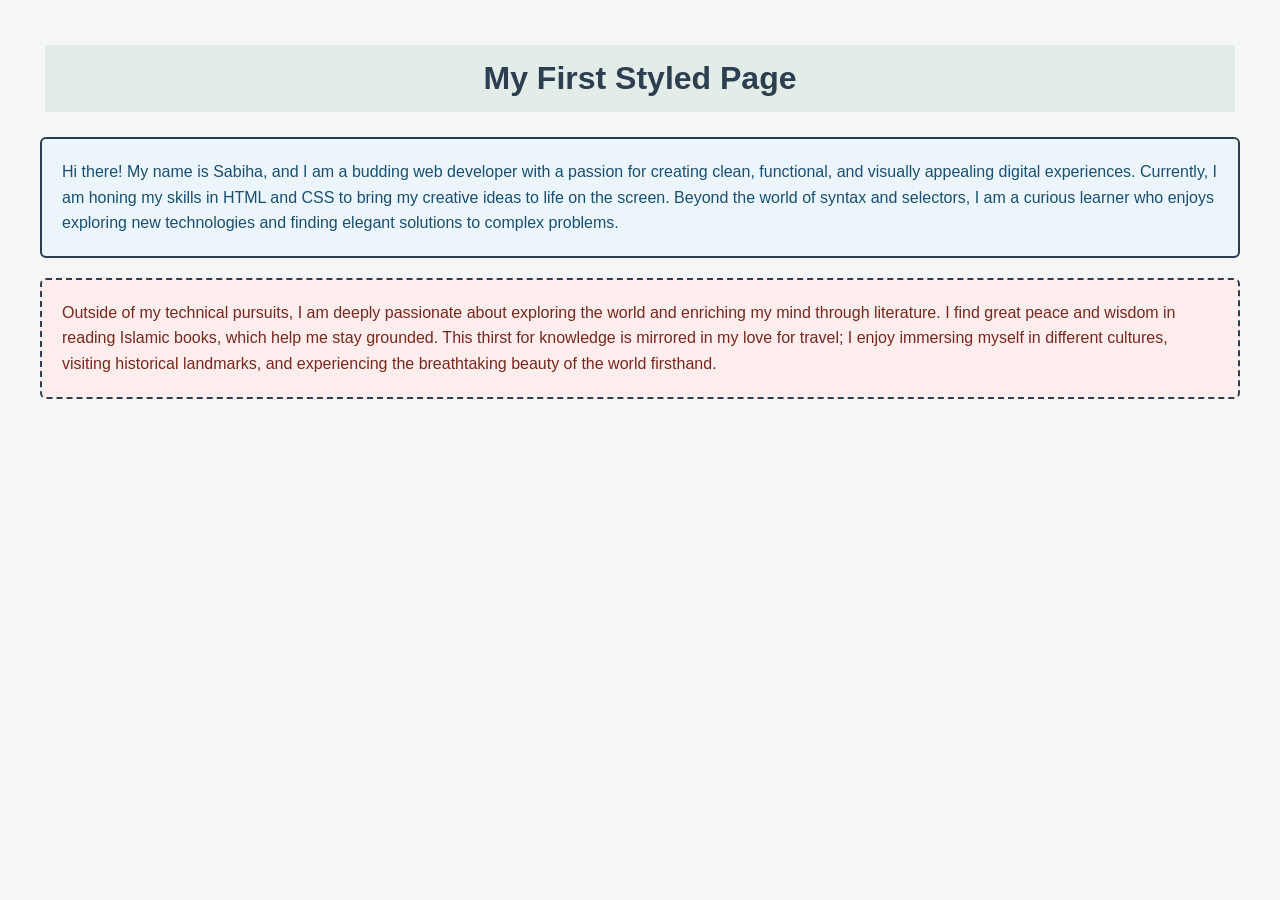
<file: class 1/index.html>
<!DOCTYPE html>
<html lang="en">
<head>
    <meta charset="UTF-8">
    <meta name="viewport" content="width=device-width, initial-scale=1.0">
    <title>My First Styled Page</title>
    
    <style>
        /* [Question 2]: Set the background color and text color of the page */
        body {
            background-color: #f4f7f6; /* Light greyish-green background */
            color: #333333;            /* Dark grey text for readability */
            font-family: Arial, sans-serif;
            margin: 0;
            padding: 20px;
        }

        /* [Question 2, 3, 4, 5]: Heading Styling */
        h1 {
            color: #2c3e50;           /* Changed heading text color */
            text-align: center;       /* Center align the heading */
            padding: 15px;            /* Added padding to heading */
            margin: 25px;             /* Added margin around heading */
            background-color: #e2ece9; /* Light background to highlight padding */
        }

        /* [Question 3, 4, 5]: Paragraphs Common Styling */
        p {
            padding: 20px;            /* Added padding to both paragraphs */
            margin: 20px;             /* Added margin around paragraphs */
            border: 2px solid #2c3e50; /* Add a border to all paragraphs */
            border-radius: 6px;       /* Smooth corners for the border */
            font-size: 16px;
            line-height: 1.6;
        }

        /* [Question 2, 5 & Bonus]: Styling Paragraph 1 individually */
        .intro-p {
            color: #1b4f72;           /* Different text color for Para 1 */
            background-color: #ebf5fb; /* Changed background color for Para 1 */
        }

        /* [Bonus Question]: Using a class to style Paragraph 2 differently */
        .hobby-p {
            color: #78281f;           /* Different text color for Para 2 */
            background-color: #fdedec; /* Different background color for Para 2 */
            border-style: dashed;     /* Different border style to make it unique */
        }
    </style>
</head>
<body>

    <h1>My First Styled Page</h1>

    <p class="intro-p">
        Hi there! My name is Sabiha, and I am a budding web developer with a passion for 
        creating clean, functional, and visually appealing digital experiences. Currently, 
        I am honing my skills in HTML and CSS to bring my creative ideas to life on the screen. 
        Beyond the world of syntax and selectors, I am a curious learner who enjoys exploring 
        new technologies and finding elegant solutions to complex problems.
    </p>

    <p class="hobby-p">
        Outside of my technical pursuits, I am deeply passionate about exploring the world and 
        enriching my mind through literature. I find great peace and wisdom in reading Islamic books, 
        which help me stay grounded. This thirst for knowledge is mirrored in my love for travel; 
        I enjoy immersing myself in different cultures, visiting historical landmarks, and 
        experiencing the breathtaking beauty of the world firsthand.
    </p>

</body>
</html>
</file>
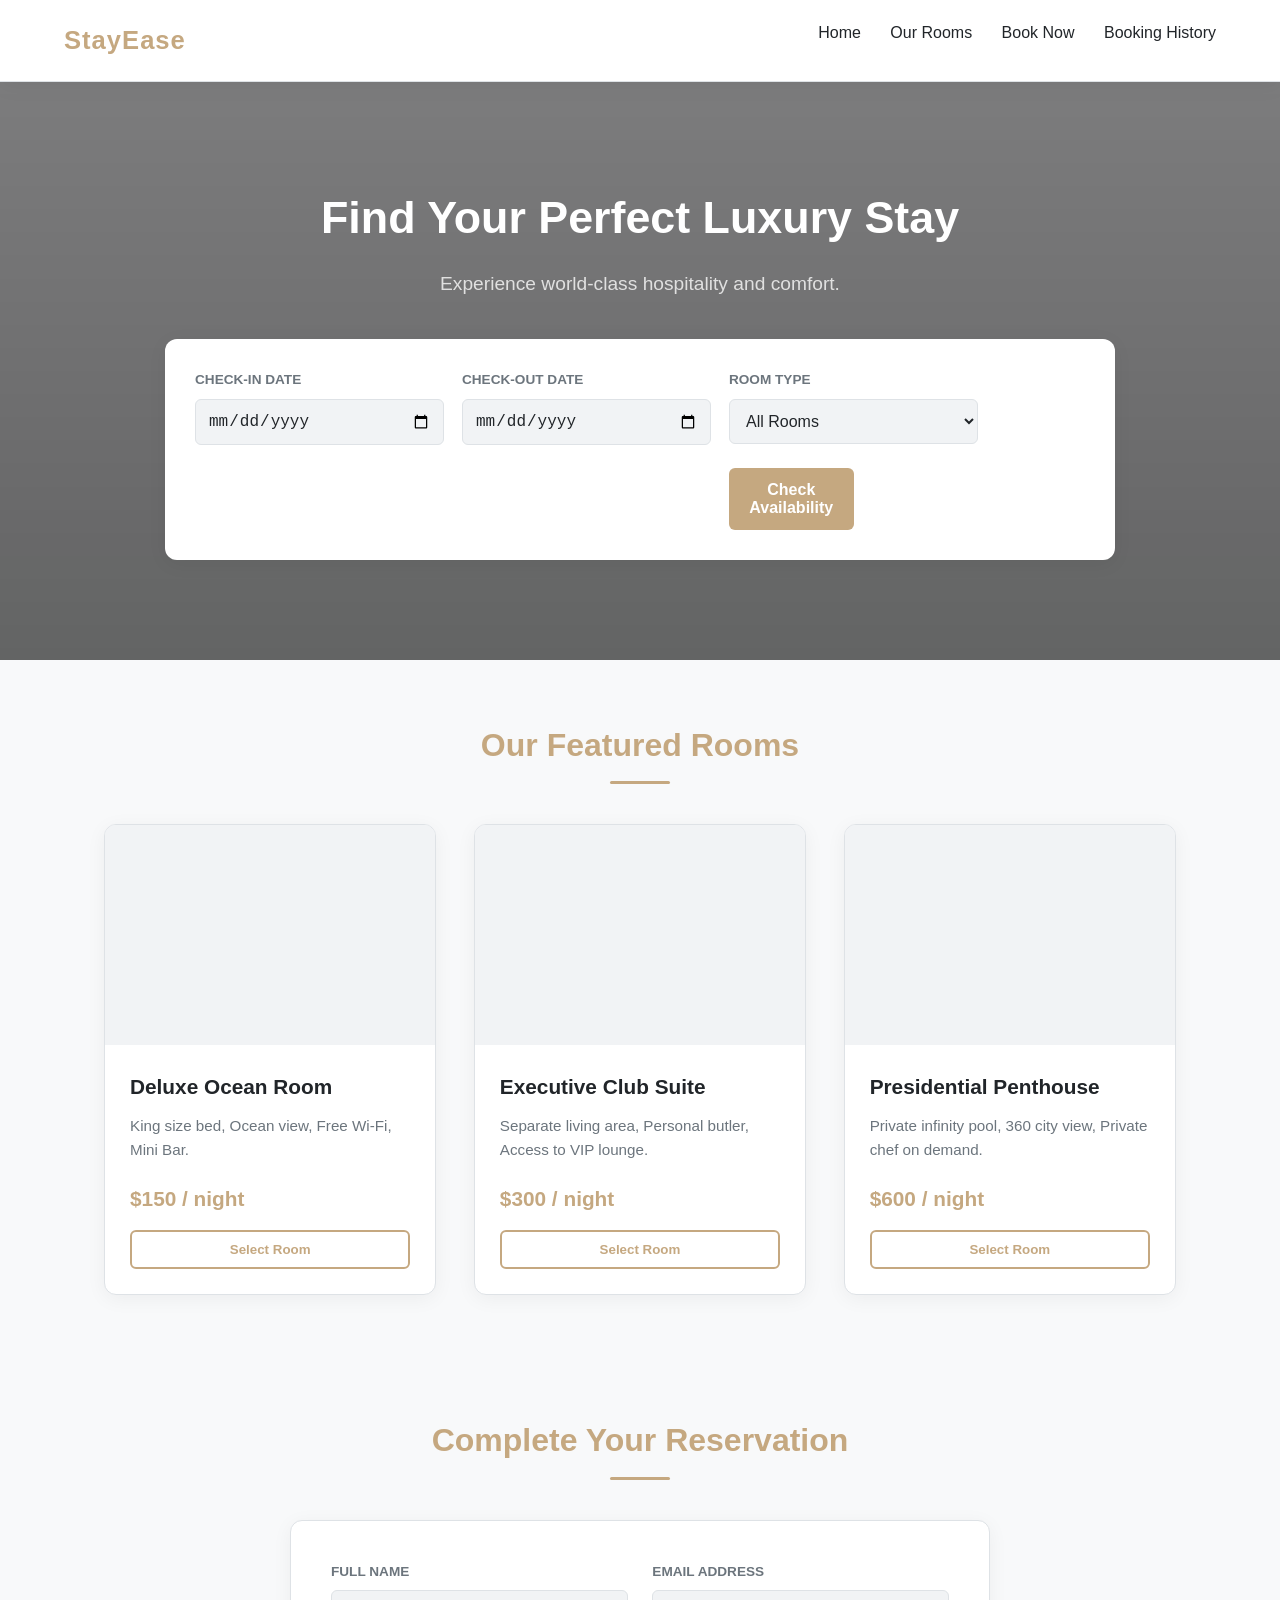
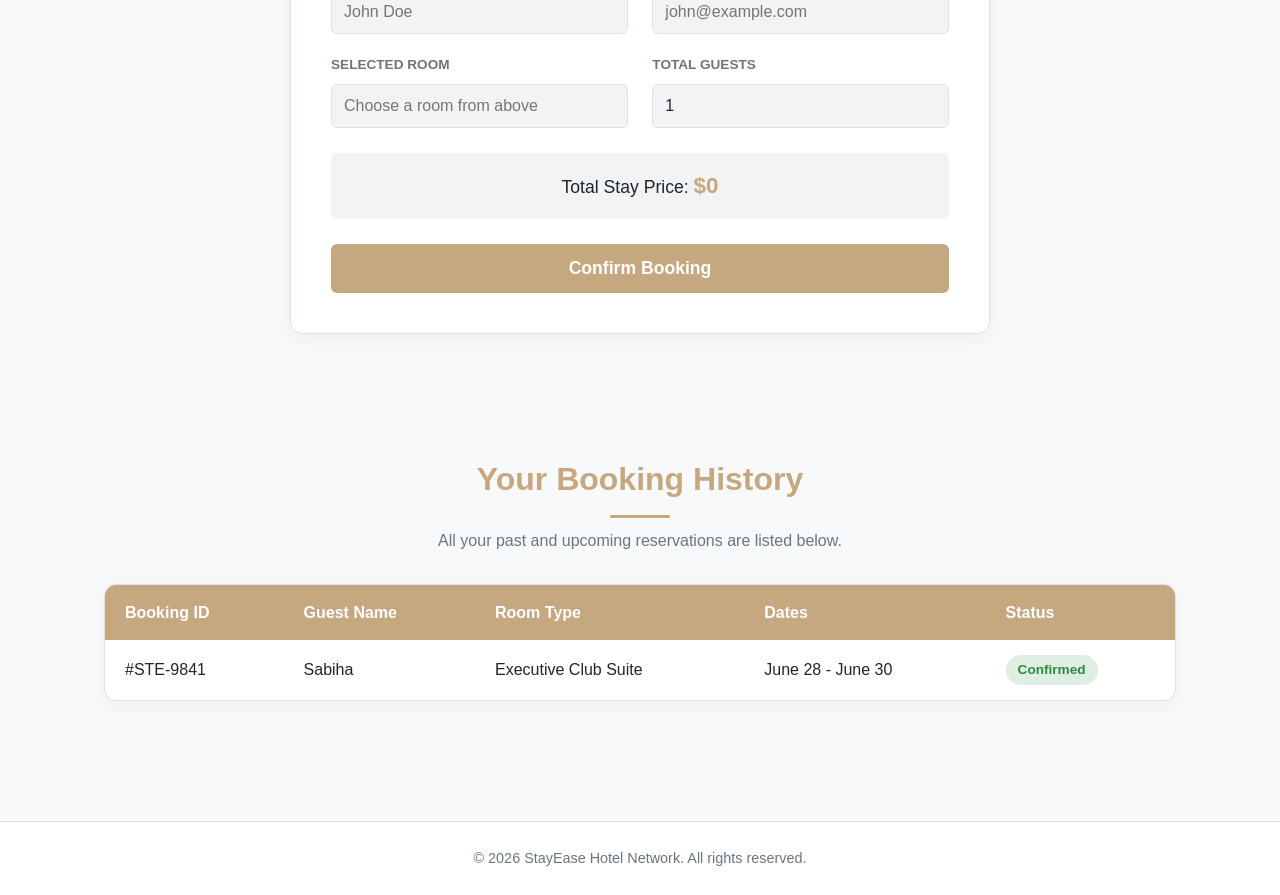
<file: finalproject/index.html>
<!DOCTYPE html>
<html lang="en">
<head>
    <meta charset="UTF-8">
    <meta name="viewport" content="width=device-width, initial-scale=1.0">
    <title>StayEase | Luxury Hotel Booking System</title>
    <link rel="stylesheet" href="style.css">
</head>
<body>

    <header>
        <div class="logo">StayEase</div>
        <nav>
            <ul>
                <li><a href="#home">Home</a></li>
                <li><a href="#rooms">Our Rooms</a></li>
                <li><a href="#booking">Book Now</a></li>
                <li><a href="#history">Booking History</a></li>
            </ul>
        </nav>
    </header>

    <section id="home" class="hero">
        <div class="hero-content">
            <h1>Find Your Perfect Luxury Stay</h1>
            <p>Experience world-class hospitality and comfort.</p>
        </div>
        
        <div class="checker-container">
            <form id="check-availability-form">
                <div class="form-group">
                    <label for="checkin">Check-In Date</label>
                    <input type="date" id="checkin" required>
                </div>
                <div class="form-group">
                    <label for="checkout">Check-Out Date</label>
                    <input type="date" id="checkout" required>
                </div>
                <div class="form-group">
                    <label for="room-type-filter">Room Type</label>
                    <select id="room-type-filter">
                        <option value="all">All Rooms</option>
                        <option value="deluxe">Deluxe Room</option>
                        <option value="suite">Executive Suite</option>
                        <option value="penthouse">Presidential Penthouse</option>
                    </select>
                </div>
                <button type="submit" class="btn-check">Check Availability</button>
            </form>
        </div>
    </section>

    <section id="rooms" class="rooms-section">
        <h2>Our Featured Rooms</h2>
        <div class="rooms-grid">
            
            <div class="room-card" data-type="deluxe">
                <div class="room-image" style="background-image: url('https://images.unsplash.com/photo-1611892440504-42a792e24d32?q=80&w=600');"></div>
                <div class="room-details">
                    <h3>Deluxe Ocean Room</h3>
                    <p>King size bed, Ocean view, Free Wi-Fi, Mini Bar.</p>
                    <span class="price">$150 / night</span>
                    <button class="btn-select" onclick="selectRoom('Deluxe Ocean Room', 150)">Select Room</button>
                </div>
            </div>

            <div class="room-card" data-type="suite">
                <div class="room-image" style="background-image: url('https://images.unsplash.com/photo-1590490360182-c33d57733427?q=80&w=600');"></div>
                <div class="room-details">
                    <h3>Executive Club Suite</h3>
                    <p>Separate living area, Personal butler, Access to VIP lounge.</p>
                    <span class="price">$300 / night</span>
                    <button class="btn-select" onclick="selectRoom('Executive Club Suite', 300)">Select Room</button>
                </div>
            </div>

            <div class="room-card" data-type="penthouse">
                <div class="room-image" style="background-image: url('https://images.unsplash.com/photo-1631049307264-da0ec9d70304?q=80&w=600');"></div>
                <div class="room-details">
                    <h3>Presidential Penthouse</h3>
                    <p>Private infinity pool, 360 city view, Private chef on demand.</p>
                    <span class="price">$600 / night</span>
                    <button class="btn-select" onclick="selectRoom('Presidential Penthouse', 600)">Select Room</button>
                </div>
            </div>

        </div>
    </section>

    <section id="booking" class="booking-section">
        <h2>Complete Your Reservation</h2>
        <div class="booking-container">
            <form id="reservation-form">
                <div class="form-row">
                    <div class="form-group">
                        <label for="fullname">Full Name</label>
                        <input type="text" id="fullname" placeholder="John Doe" required>
                    </div>
                    <div class="form-group">
                        <label for="email">Email Address</label>
                        <input type="email" id="email" placeholder="john@example.com" required>
                    </div>
                </div>

                <div class="form-row">
                    <div class="form-group">
                        <label for="selected-room">Selected Room</label>
                        <input type="text" id="selected-room" readonly placeholder="Choose a room from above">
                    </div>
                    <div class="form-group">
                        <label for="guest-count">Total Guests</label>
                        <input type="number" id="guest-count" min="1" max="4" value="1" required>
                    </div>
                </div>

                <div class="booking-summary">
                    <p>Total Stay Price: <strong id="total-price">$0</strong></p>
                </div>

                <button type="submit" class="btn-book">Confirm Booking</button>
            </form>
        </div>
    </section>

    <section id="history" class="history-section">
        <h2>Your Booking History</h2>
        <p class="history-subtitle">All your past and upcoming reservations are listed below.</p>
        
        <div class="table-container">
            <table id="history-table">
                <thead>
                    <tr>
                        <th>Booking ID</th>
                        <th>Guest Name</th>
                        <th>Room Type</th>
                        <th>Dates</th>
                        <th>Status</th>
                    </tr>
                </thead>
                <tbody id="history-body">
                    <tr>
                        <td>#STE-9841</td>
                        <td>Sabiha</td>
                        <td>Executive Club Suite</td>
                        <td>June 28 - June 30</td>
                        <td><span class="status status-confirmed">Confirmed</span></td>
                    </tr>
                </tbody>
            </table>
        </div>
    </section>

    <footer>
        <p>&copy; 2026 StayEase Hotel Network. All rights reserved.</p>
    </footer>

    <script src="script.js"></script>
</body>
</html>
</file>
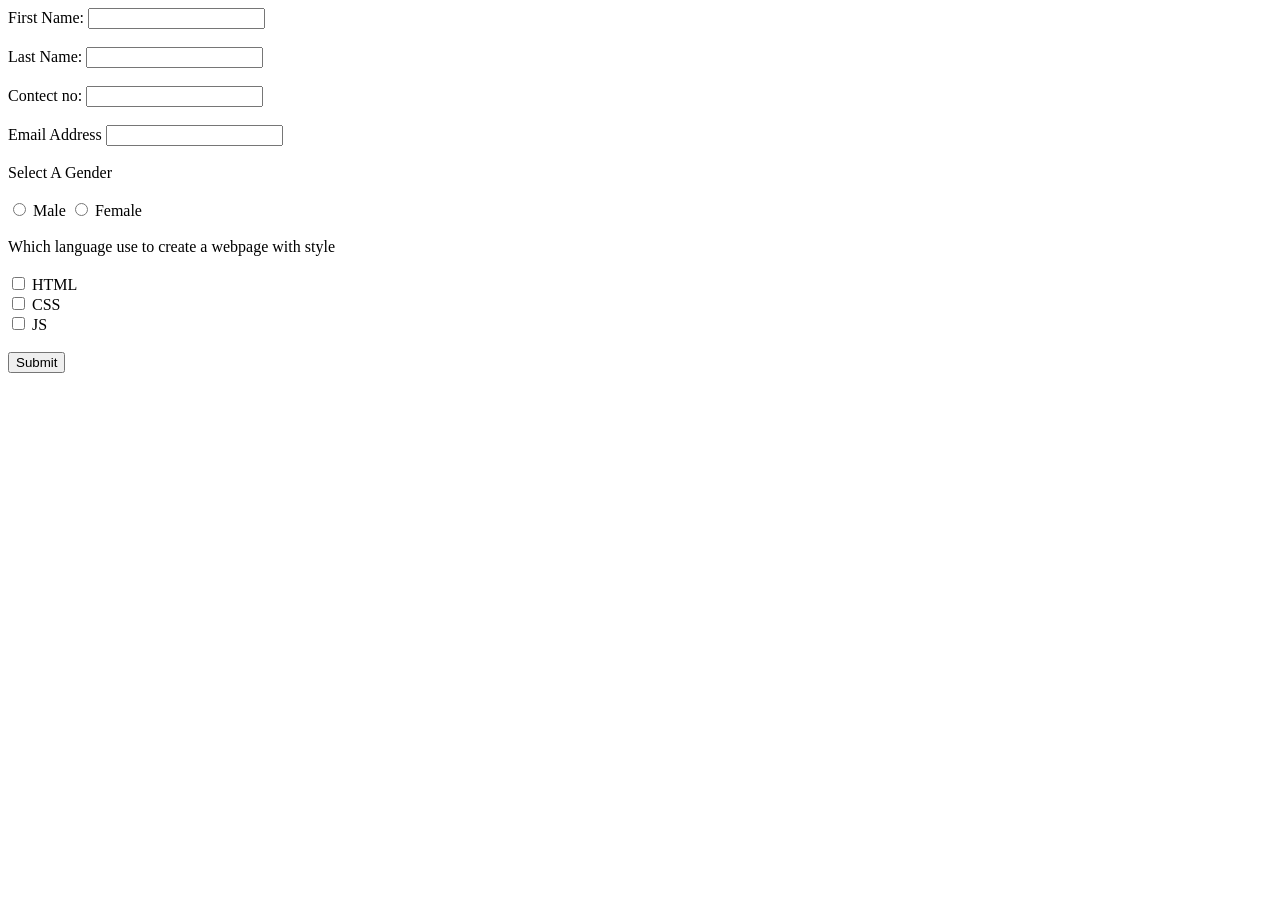
<file: form.html>
<!DOCTYPE html>
<html lang="en">
<head>
    <meta charset="UTF-8">
    <meta name="viewport" content="width=device-width, initial-scale=1.0">
    <title>Document</title>
</head>
<body>
    <form>
        <label for="">First Name:</label>
        <input type="text" name="" id=""><br><br>
        <label for="">Last Name:</label>
        <input type="text" name="" id=""><br><br>
        <label for="">Contect no:</label>
        <input type="tel" name="" id=""><br><br>
        <label>Email Address</label>
        <input type="email" name="" id=""><br><br>
        <label for="">Select A Gender</label><br><br>
        <input type="radio" name="gender" id="M2" value="male">
        <label for="M2">Male</label>
        <input type="radio" name="gender" id="Female" value="Female">
        <label for="female">Female</label><br><br>
        
        <label for="">Which language use to create a webpage with style</label><br><br>
        <input type="checkbox" name="web" id="html" value="html">
        <label for="htlm">HTML</label><br>
        <input type="checkbox" name="web" id="CSS" value="CSS">
        <label for="css">CSS</label><br>
        <input type="checkbox" name="web" id="JS" value="JS">
        <label for="js">JS</label><br><br>

        <input type="submit">
    
    </form>
</body>
</html>
</file>
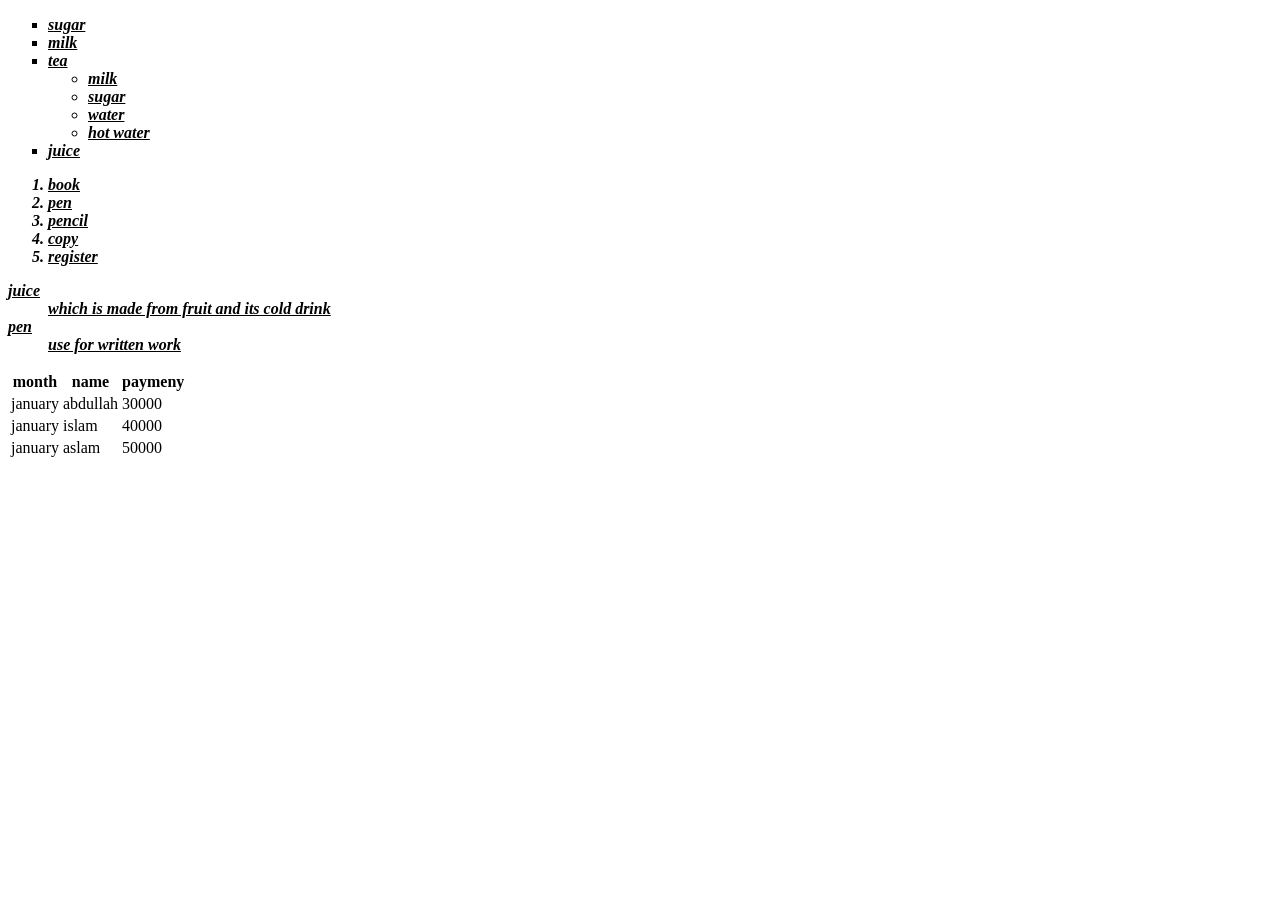
<file: listntables.html>
<!DOCTYPE html>
<html lang="en">
<head>
    <meta charset="UTF-8">
    <meta name="viewport" content="width=device-width, initial-scale=1.0">
    <title>lists n tables</title>
</head>
<body>
 <b><i><u> <ul style="list-style-type: square;">
<li>sugar</li>
<li>milk</li>
<li>tea</li>
<ul>
<li>milk</li>
<li>sugar</li>
<li>water</li>
</ul>
<ul>
<li>hot water</li>
</ul>
<li>juice</li>
 </ul>
 <ol>
    <li>book</li>
    <li>pen</li>
    <li>pencil</li>
    <li>copy</li>
    <li>register</li>
 </ol>  
  <dl>
    <dt>juice</dt>
    <dd>which is made from fruit and its cold drink</dd>
    <dt>pen</dt>
    <dd>use for written work</dd>
  </dl>  </b></i></u>

  <table>
    <tr>
      <th>month</th>
      <th>name</th>
      <th>paymeny</th>
    </tr>
    <tr>
      <td>january</td>
      <td>abdullah</td>
      <td>30000</td>
    </tr>
    <tr>
      <td>january</td>
      <td>islam</td>
      <td>40000</td>
    </tr>
    <tr>
      <td>january</td>
      <td>aslam</td>
      <td>50000</td>
    </tr>
  </table>
</body>
</html>
</file>
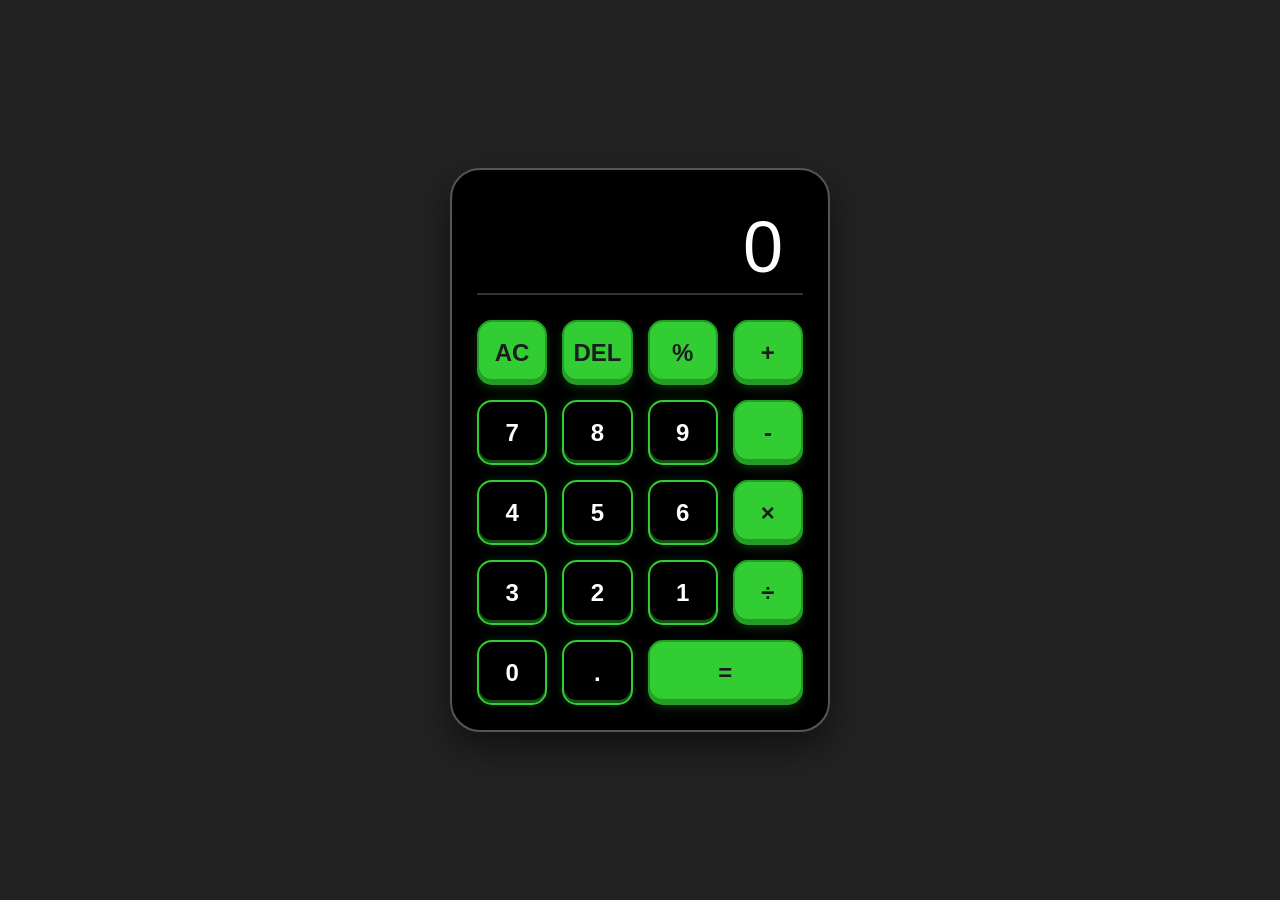
<file: class 1/calculator.html>
<!DOCTYPE html>
<html lang="en">
<head>
    <meta charset="UTF-8">
    <meta name="viewport" content="width=device-width, initial-scale=1.0">
    <title>Sleek Light Green & Black Calculator</title>
    <style>
        /* Base Styling & Background */
        * {
            margin: 0;
            padding: 0;
            box-sizing: border-box;
            font-family: 'Segoe UI', Tahoma, Geneva, Verdana, sans-serif;
        }

        body {
            display: flex;
            justify-content: center;
            align-items: center;
            min-height: 100vh;
            background-color: #222222; /* Dark Gray Background */
        }

        /* Calculator Body */
        .calculator {
            width: 380px;
            background-color: #000000;
            padding: 25px;
            border-radius: 30px;
            border: 2px solid #555555;
            box-shadow: 0px 15px 35px rgba(0, 0, 0, 0.5);
        }

        /* Screen Display */
        .screen {
            width: 100%;
            height: 100px;
            background-color: #000000;
            border-bottom: 2px solid #333333;
            display: flex;
            justify-content: flex-end;
            align-items: flex-end;
            padding: 10px 20px;
            margin-bottom: 25px;
        }

        .screen span {
            color: #ffffff;
            font-size: 4.5rem;
            font-weight: 300;
            line-height: 1;
        }

        /* Buttons Grid */
        .buttons-grid {
            display: grid;
            grid-template-columns: repeat(4, 1fr);
            gap: 15px;
        }

        /* Common Button Styles */
        button {
            height: 65px;
            border-radius: 15px;
            font-size: 1.5rem;
            font-weight: bold;
            cursor: pointer;
            outline: none;
            transition: all 0.1s ease;
        }

        /* Light Green Buttons (Top Row & Operators) */
        .btn-green {
            background-color: #32cd32; /* Lime/Light Green */
            color: #1c1c1e;
            border: 2px solid #249d24;
            box-shadow: inset 0px -4px 0px #249d24, 0px 4px 10px rgba(50, 205, 50, 0.2);
        }

        /* Black Buttons with Green Border (Numbers) */
        .btn-black {
            background-color: #000000;
            color: #ffffff;
            border: 2px solid #32cd32;
            box-shadow: inset 0px -3px 0px rgba(50, 205, 50, 0.4), 0px 0px 8px rgba(50, 205, 50, 0.2);
        }

        /* Double Column Button (= Sign) */
        .btn-wide {
            grid-column: span 2;
        }

        /* Button Press Effect (3D effect) */
        button:active {
            transform: translateY(3px);
            box-shadow: inset 0px 0px 0px transparent, 0px 1px 2px rgba(0,0,0,0.2);
        }
    </style>
</head>
<body>

    <div class="calculator">
        <div class="screen">
            <span>0</span>
        </div>

        <div class="buttons-grid">
            <button class="btn-green">AC</button>
            <button class="btn-green">DEL</button>
            <button class="btn-green">%</button>
            <button class="btn-green">+</button>

            <button class="btn-black">7</button>
            <button class="btn-black">8</button>
            <button class="btn-black">9</button>
            <button class="btn-green">-</button>

            <button class="btn-black">4</button>
            <button class="btn-black">5</button>
            <button class="btn-black">6</button>
            <button class="btn-green">&times;</button>

            <button class="btn-black">3</button>
            <button class="btn-black">2</button>
            <button class="btn-black">1</button>
            <button class="btn-green">&divide;</button>

            <button class="btn-black">0</button>
            <button class="btn-black">.</button>
            <button class="btn-green btn-wide">=</button>
        </div>
    </div>

</body>
</html>
</file>
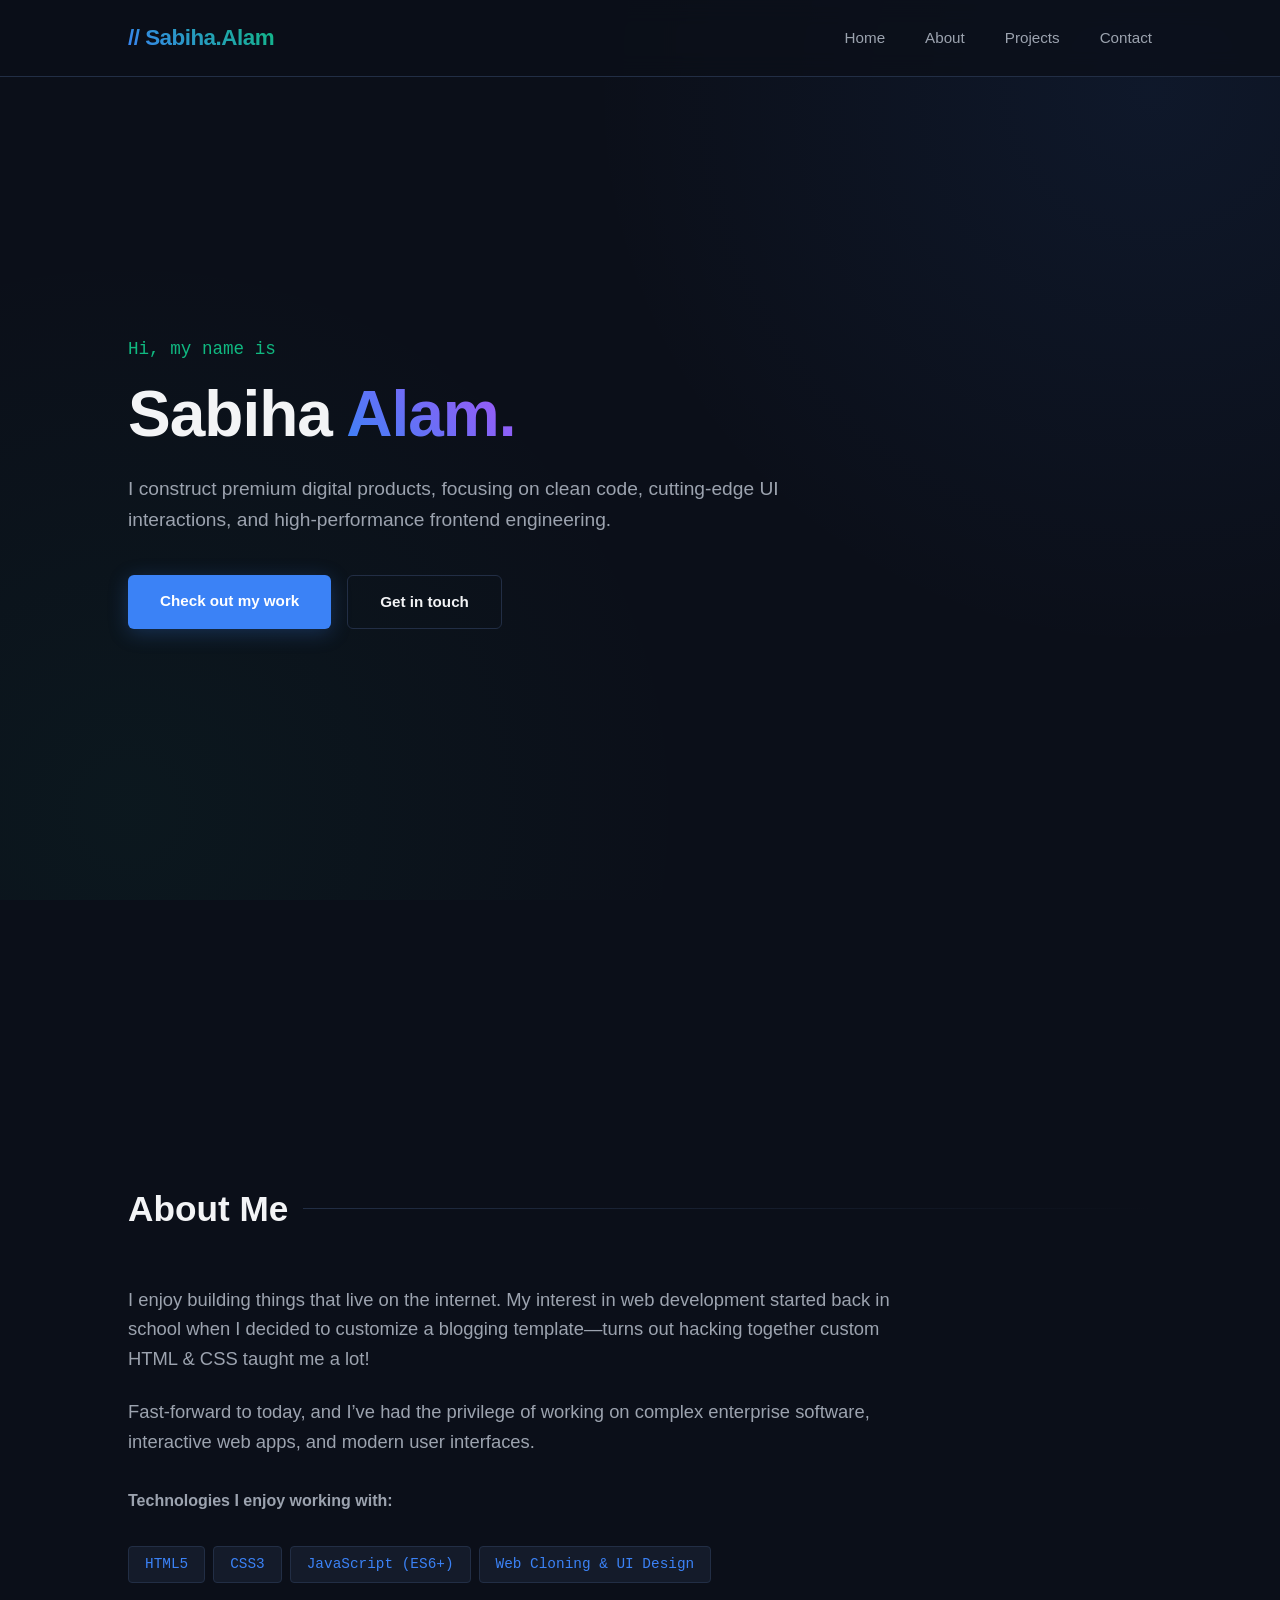
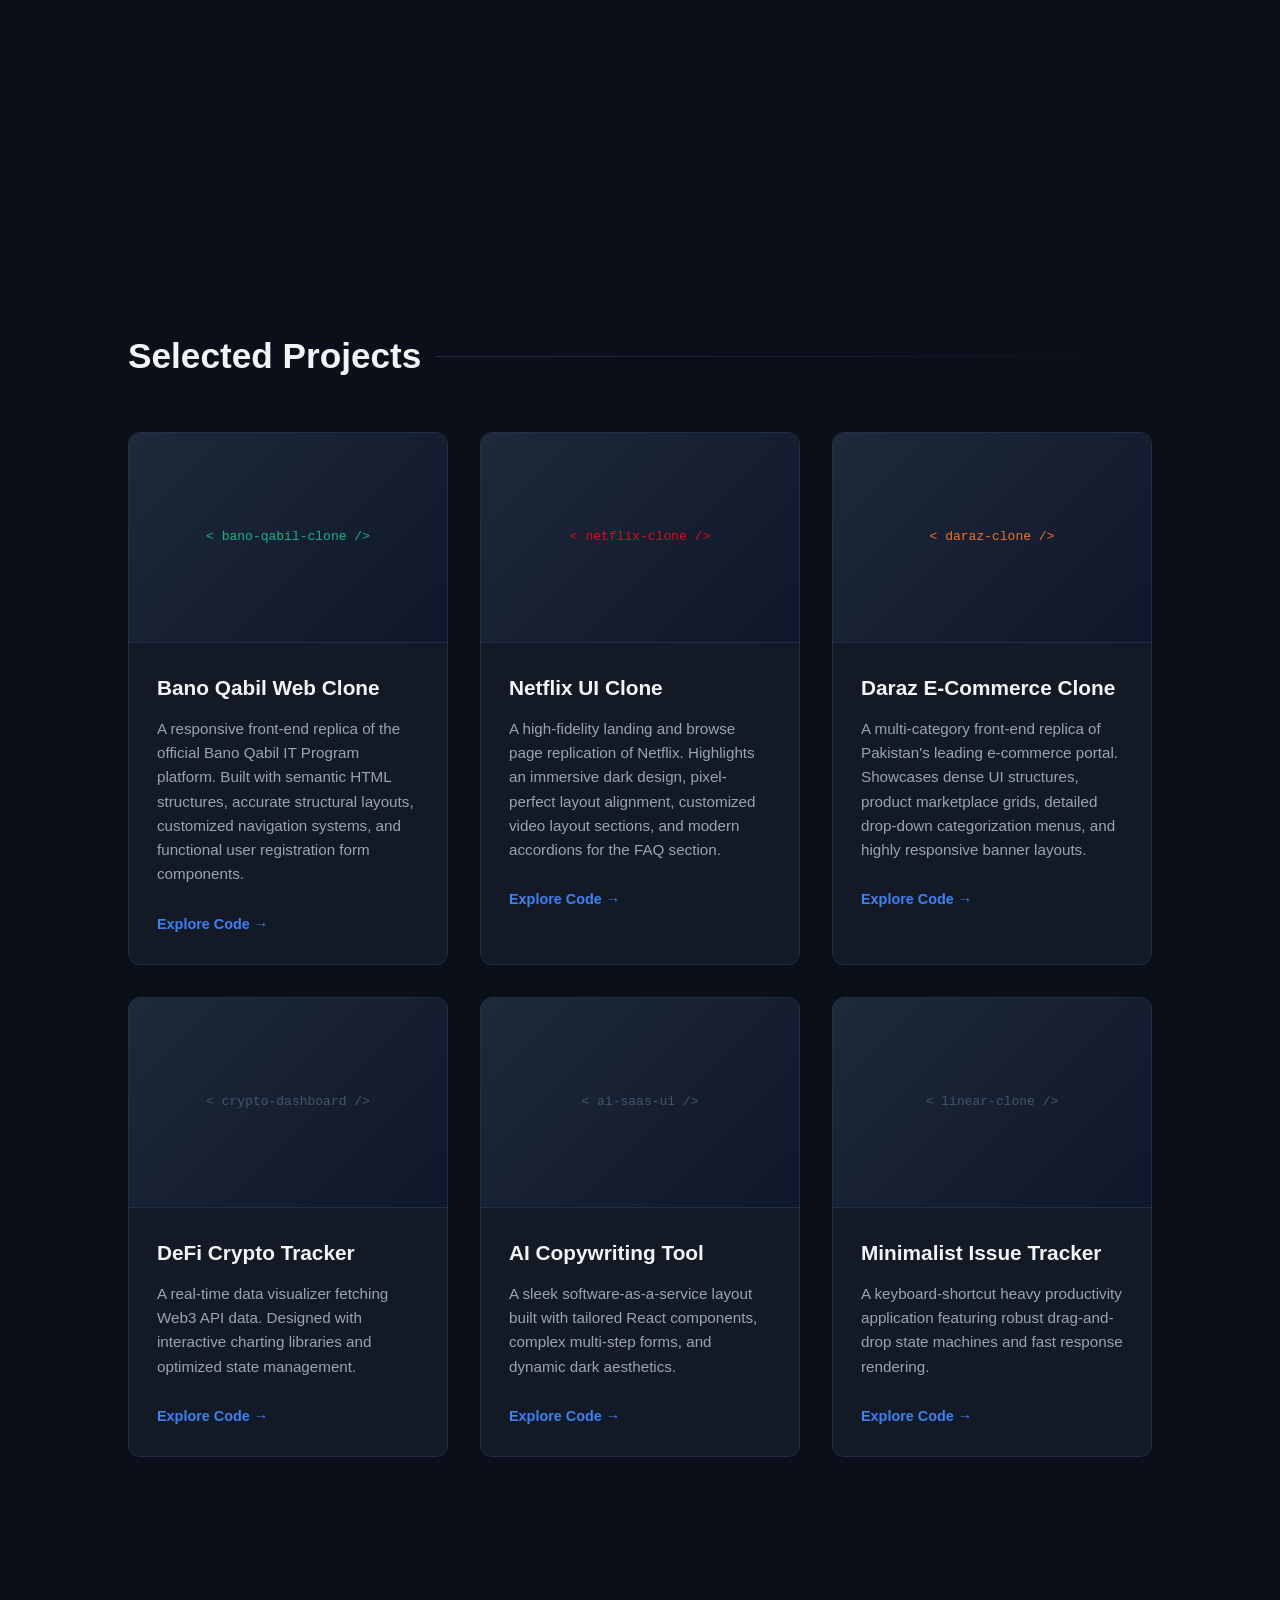
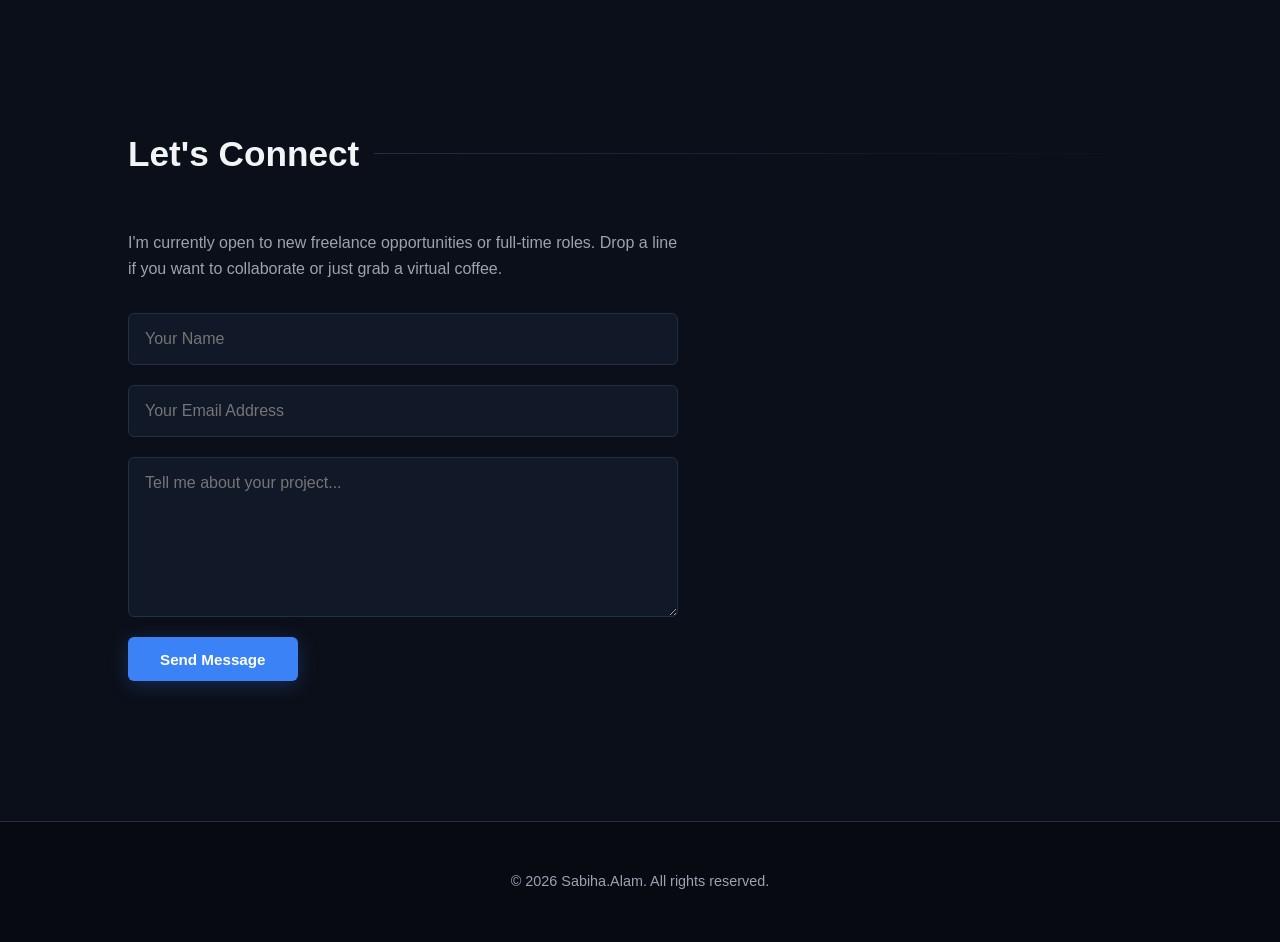
<file: class 1/portfolio.html>
<!DOCTYPE html>
<html lang="en">
<head>
    <meta charset="UTF-8">
    <meta name="viewport" content="width=device-width, initial-scale=1.0">
    <title>My Portfolio</title>
    <style>
        /* --- Design System & Reset --- */
        * {
            margin: 0;
            padding: 0;
            box-sizing: border-box;
            font-family: 'Segoe UI', Roboto, Helvetica, Arial, sans-serif;
            scroll-behavior: smooth;
        }

        :root {
            --bg-main: #0b0f19;       /* Deep space blue/black */
            --bg-card: #131a26;       /* Lighter dark for contrast */
            --accent-glow: #3b82f6;   /* Electric Blue */
            --accent-neon: #10b981;   /* Emerald Green */
            --text-primary: #f3f4f6;  /* Off-white */
            --text-muted: #9ca3af;    /* Soft gray */
            --border-color: #222e45;
        }

        body {
            background-color: var(--bg-main);
            color: var(--text-primary);
            line-height: 1.6;
            overflow-x: hidden;
        }

        /* --- Custom Scrollbar --- */
        ::-webkit-scrollbar {
            width: 8px;
        }
        ::-webkit-scrollbar-track {
            background: var(--bg-main);
        }
        ::-webkit-scrollbar-thumb {
            background: #1f293d;
            border-radius: 4px;
        }
        ::-webkit-scrollbar-thumb:hover {
            background: var(--accent-glow);
        }

        /* --- Navigation (Glassmorphism) --- */
        nav {
            position: fixed;
            top: 0;
            width: 100%;
            background: rgba(11, 15, 25, 0.75);
            backdrop-filter: blur(12px);
            -webkit-backdrop-filter: blur(12px);
            display: flex;
            justify-content: space-between;
            align-items: center;
            padding: 1.25rem 10%;
            z-index: 1000;
            border-bottom: 1px solid var(--border-color);
        }

        nav .logo {
            font-size: 1.4rem;
            font-weight: 800;
            letter-spacing: -0.5px;
            background: linear-gradient(45deg, var(--accent-glow), var(--accent-neon));
            -webkit-background-clip: text;
            -webkit-text-fill-color: transparent;
        }

        nav ul {
            display: flex;
            list-style: none;
        }

        nav ul li {
            margin-left: 2.5rem;
        }

        nav ul li a {
            text-decoration: none;
            color: var(--text-muted);
            font-weight: 500;
            font-size: 0.95rem;
            transition: color 0.3s, text-shadow 0.3s;
        }

        nav ul li a:hover {
            color: var(--text-primary);
            text-shadow: 0 0 10px rgba(59, 130, 246, 0.5);
        }

        /* --- Layout Sections --- */
        section {
            padding: 8rem 10% 4rem 10%;
            min-height: 100vh;
            display: flex;
            flex-direction: column;
            justify-content: center;
        }

        .section-title {
            font-size: 2.2rem;
            font-weight: 700;
            margin-bottom: 3rem;
            display: flex;
            align-items: center;
            gap: 15px;
        }

        .section-title::after {
            content: '';
            height: 1px;
            flex-grow: 1;
            background: linear-gradient(90deg, var(--border-color), transparent);
        }

        /* --- Hero Section --- */
        #hero {
            background: radial-gradient(circle at 90% 10%, rgba(59, 130, 246, 0.08) 0%, transparent 40%),
                        radial-gradient(circle at 10% 90%, rgba(16, 185, 129, 0.05) 0%, transparent 40%);
        }

        .hero-content {
            max-width: 700px;
        }

        .hero-content .subtitle {
            color: var(--accent-neon);
            font-family: monospace;
            font-size: 1.1rem;
            margin-bottom: 1rem;
            display: block;
        }

        .hero-content h1 {
            font-size: 4rem;
            font-weight: 800;
            line-height: 1.1;
            margin-bottom: 1.5rem;
            letter-spacing: -1px;
        }

        .hero-content h1 span {
            background: linear-gradient(45deg, var(--accent-glow), #a855f7);
            -webkit-background-clip: text;
            -webkit-text-fill-color: transparent;
        }

        .hero-content p {
            font-size: 1.2rem;
            color: var(--text-muted);
            margin-bottom: 2.5rem;
        }

        /* Buttons */
        .btn-group {
            display: flex;
            gap: 1rem;
        }

        .btn {
            display: inline-block;
            padding: 0.85rem 2rem;
            border-radius: 6px;
            font-weight: 600;
            text-decoration: none;
            transition: all 0.2s ease;
            font-size: 0.95rem;
        }

        .btn-primary {
            background: var(--accent-glow);
            color: white;
            box-shadow: 0 4px 20px rgba(59, 130, 246, 0.25);
        }

        .btn-primary:hover {
            background: #2563eb;
            transform: translateY(-2px);
            box-shadow: 0 6px 24px rgba(59, 130, 246, 0.35);
        }

        .btn-secondary {
            background: transparent;
            color: var(--text-primary);
            border: 1px solid var(--border-color);
        }

        .btn-secondary:hover {
            background: rgba(255, 255, 255, 0.03);
            border-color: var(--text-muted);
        }

        /* --- About Section --- */
        .about-wrapper {
            max-width: 800px;
        }

        .about-wrapper p {
            font-size: 1.15rem;
            color: var(--text-muted);
            margin-bottom: 1.5rem;
        }

        /* Tech Tags */
        .tech-stack {
            display: flex;
            flex-wrap: wrap;
            gap: 0.5rem;
            margin-top: 2rem;
        }

        .tech-tag {
            background: rgba(34, 46, 69, 0.4);
            border: 1px solid var(--border-color);
            color: var(--accent-glow);
            padding: 0.4rem 1rem;
            border-radius: 4px;
            font-family: monospace;
            font-size: 0.9rem;
        }

        /* --- Projects Section --- */
        .project-grid {
            display: grid;
            grid-template-columns: repeat(auto-fit, minmax(320px, 1fr));
            gap: 2rem;
        }

        .project-card {
            background: var(--bg-card);
            border: 1px solid var(--border-color);
            border-radius: 12px;
            overflow: hidden;
            transition: all 0.3s cubic-bezier(0.4, 0, 0.2, 1);
        }

        .project-card:hover {
            transform: translateY(-8px);
            border-color: rgba(59, 130, 246, 0.4);
            box-shadow: 0 12px 30px rgba(0, 0, 0, 0.4);
        }

        .project-img {
            height: 210px;
            background: linear-gradient(135deg, #1e293b, #0f172a);
            display: flex;
            align-items: center;
            justify-content: center;
            color: #475569;
            font-family: monospace;
            border-bottom: 1px solid var(--border-color);
            position: relative;
        }

        /* Subtle glowing dots on cards just for aesthetics */
        .project-card:hover .project-img::before {
            content: '';
            position: absolute;
            top: 15px;
            right: 15px;
            width: 8px;
            height: 8px;
            border-radius: 50%;
            background: var(--accent-neon);
            box-shadow: 0 0 8px var(--accent-neon);
        }

        .project-info {
            padding: 1.75rem;
        }

        .project-info h3 {
            font-size: 1.3rem;
            margin-bottom: 0.75rem;
            font-weight: 600;
        }

        .project-info p {
            color: var(--text-muted);
            font-size: 0.95rem;
            margin-bottom: 1.5rem;
            min-height: 4.5em; 
        }

        .project-link {
            color: var(--accent-glow);
            text-decoration: none;
            font-weight: 600;
            font-size: 0.9rem;
            display: inline-flex;
            align-items: center;
            gap: 5px;
            transition: gap 0.2s;
        }

        .project-card:hover .project-link {
            color: #60a5fa;
            gap: 10px;
        }

        /* --- Contact Section --- */
        .contact-container {
            max-width: 550px;
            width: 100%;
        }

        form {
            display: flex;
            flex-direction: column;
            gap: 1.25rem;
        }

        form input, form textarea {
            background: #111827;
            border: 1px solid var(--border-color);
            padding: 1rem;
            border-radius: 6px;
            color: var(--text-primary);
            font-size: 1rem;
            transition: border-color 0.3s, box-shadow 0.3s;
        }

        form input:focus, form textarea:focus {
            outline: none;
            border-color: var(--accent-glow);
            box-shadow: 0 0 0 3px rgba(59, 130, 246, 0.15);
        }

        form textarea {
            resize: vertical;
            height: 160px;
        }

        /* --- Footer --- */
        footer {
            text-align: center;
            padding: 3rem 2rem;
            background-color: #070a10;
            border-top: 1px solid var(--border-color);
            color: var(--text-muted);
            font-size: 0.9rem;
        }

        /* --- Responsive UI --- */
        @media (max-width: 768px) {
            nav { padding: 1rem 5%; }
            nav ul { display: none; } 
            section { padding: 7rem 6% 3rem 6%; }
            .hero-content h1 { font-size: 2.8rem; }
            .btn-group { flex-direction: column; }
            .btn { text-align: center; }
        }
    </style>
</head>
<body>

    <!-- Navigation -->
    <nav>
        <div class="logo">// Sabiha.Alam</div>
        <ul>
            <li><a href="#hero">Home</a></li>
            <li><a href="#about">About</a></li>
            <li><a href="#projects">Projects</a></li>
            <li><a href="#contact">Contact</a></li>
        </ul>
    </nav>

    <!-- Hero Section -->
    <section id="hero">
        <div class="hero-content">
            <span class="subtitle">Hi, my name is</span>
            <h1>Sabiha <span> Alam.</span></h1>
            <p>I construct premium digital products, focusing on clean code, cutting-edge UI interactions, and high-performance frontend engineering.</p>
            <div class="btn-group">
                <a href="#projects" class="btn btn-primary">Check out my work</a>
                <a href="#contact" class="btn btn-secondary">Get in touch</a>
            </div>
        </div>
    </section>

    <!-- About Section -->
    <section id="about">
        <h2 class="section-title">About Me</h2>
        <div class="about-wrapper">
            <p>I enjoy building things that live on the internet. My interest in web development started back in school when I decided to customize a blogging template—turns out hacking together custom HTML & CSS taught me a lot!</p>
            <p>Fast-forward to today, and I’ve had the privilege of working on complex enterprise software, interactive web apps, and modern user interfaces.</p>
            
            <p style="font-size: 1rem; margin-top: 2rem; margin-bottom: 0.5rem; font-weight: 600;">Technologies I enjoy working with:</p>
            <div class="tech-stack">
                <span class="tech-tag">HTML5</span>
                <span class="tech-tag">CSS3</span>
                <span class="tech-tag">JavaScript (ES6+)</span>
                <span class="tech-tag">Web Cloning & UI Design</span>
            </div>
        </div>
    </section>

    <!-- Projects Section -->
    <section id="projects">
        <h2 class="section-title">Selected Projects</h2>
        <div class="project-grid">
            
            <!-- Project 1: Bano Qabil Web Clone -->
            <div class="project-card">
                <div class="project-img" style="color: var(--accent-neon);">&lt; bano-qabil-clone /&gt;</div>
                <div class="project-info">
                    <h3>Bano Qabil Web Clone</h3>
                    <p>A responsive front-end replica of the official Bano Qabil IT Program platform. Built with semantic HTML structures, accurate structural layouts, customized navigation systems, and functional user registration form components.</p>
                    <a href="#" class="project-link">Explore Code &rarr;</a>
                </div>
            </div>

            <!-- Project 2: Netflix Clone -->
            <div class="project-card">
                <div class="project-img" style="color: #e50914;">&lt; netflix-clone /&gt;</div>
                <div class="project-info">
                    <h3>Netflix UI Clone</h3>
                    <p>A high-fidelity landing and browse page replication of Netflix. Highlights an immersive dark design, pixel-perfect layout alignment, customized video layout sections, and modern accordions for the FAQ section.</p>
                    <a href="#" class="project-link">Explore Code &rarr;</a>
                </div>
            </div>

            <!-- Project 3: Daraz Clone -->
            <div class="project-card">
                <div class="project-img" style="color: #f57224;">&lt; daraz-clone /&gt;</div>
                <div class="project-info">
                    <h3>Daraz E-Commerce Clone</h3>
                    <p>A multi-category front-end replica of Pakistan's leading e-commerce portal. Showcases dense UI structures, product marketplace grids, detailed drop-down categorization menus, and highly responsive banner layouts.</p>
                    <a href="#" class="project-link">Explore Code &rarr;</a>
                </div>
            </div>

            <!-- Project 4: DeFi Crypto Tracker -->
            <div class="project-card">
                <div class="project-img">&lt; crypto-dashboard /&gt;</div>
                <div class="project-info">
                    <h3>DeFi Crypto Tracker</h3>
                    <p>A real-time data visualizer fetching Web3 API data. Designed with interactive charting libraries and optimized state management.</p>
                    <a href="#" class="project-link">Explore Code &rarr;</a>
                </div>
            </div>

            <!-- Project 5: AI Copywriting Tool -->
            <div class="project-card">
                <div class="project-img">&lt; ai-saas-ui /&gt;</div>
                <div class="project-info">
                    <h3>AI Copywriting Tool</h3>
                    <p>A sleek software-as-a-service layout built with tailored React components, complex multi-step forms, and dynamic dark aesthetics.</p>
                    <a href="#" class="project-link">Explore Code &rarr;</a>
                </div>
            </div>

            <!-- Project 6: Minimalist Issue Tracker -->
            <div class="project-card">
                <div class="project-img">&lt; linear-clone /&gt;</div>
                <div class="project-info">
                    <h3>Minimalist Issue Tracker</h3>
                    <p>A keyboard-shortcut heavy productivity application featuring robust drag-and-drop state machines and fast response rendering.</p>
                    <a href="#" class="project-link">Explore Code &rarr;</a>
                </div>
            </div>

        </div>
    </section>

    <!-- Contact Section -->
    <section id="contact">
        <h2 class="section-title">Let's Connect</h2>
        <div class="contact-container">
            <p style="margin-bottom: 2rem; color: var(--text-muted);">I'm currently open to new freelance opportunities or full-time roles. Drop a line if you want to collaborate or just grab a virtual coffee.</p>
            
            <form action="#" method="POST" onsubmit="event.preventDefault(); alert('Message sent successfully!');">
                <input type="text" placeholder="Your Name" required>
                <input type="email" placeholder="Your Email Address" required>
                <textarea placeholder="Tell me about your project..." required></textarea>
                <button type="submit" class="btn btn-primary" style="border: none; cursor: pointer; align-self: flex-start;">Send Message</button>
            </form>
        </div>
    </section>

    <!-- Footer -->
    <footer>
        <p>&copy; 2026 Sabiha.Alam. All rights reserved.</p>
    </footer>

</body>
</html>
</file>
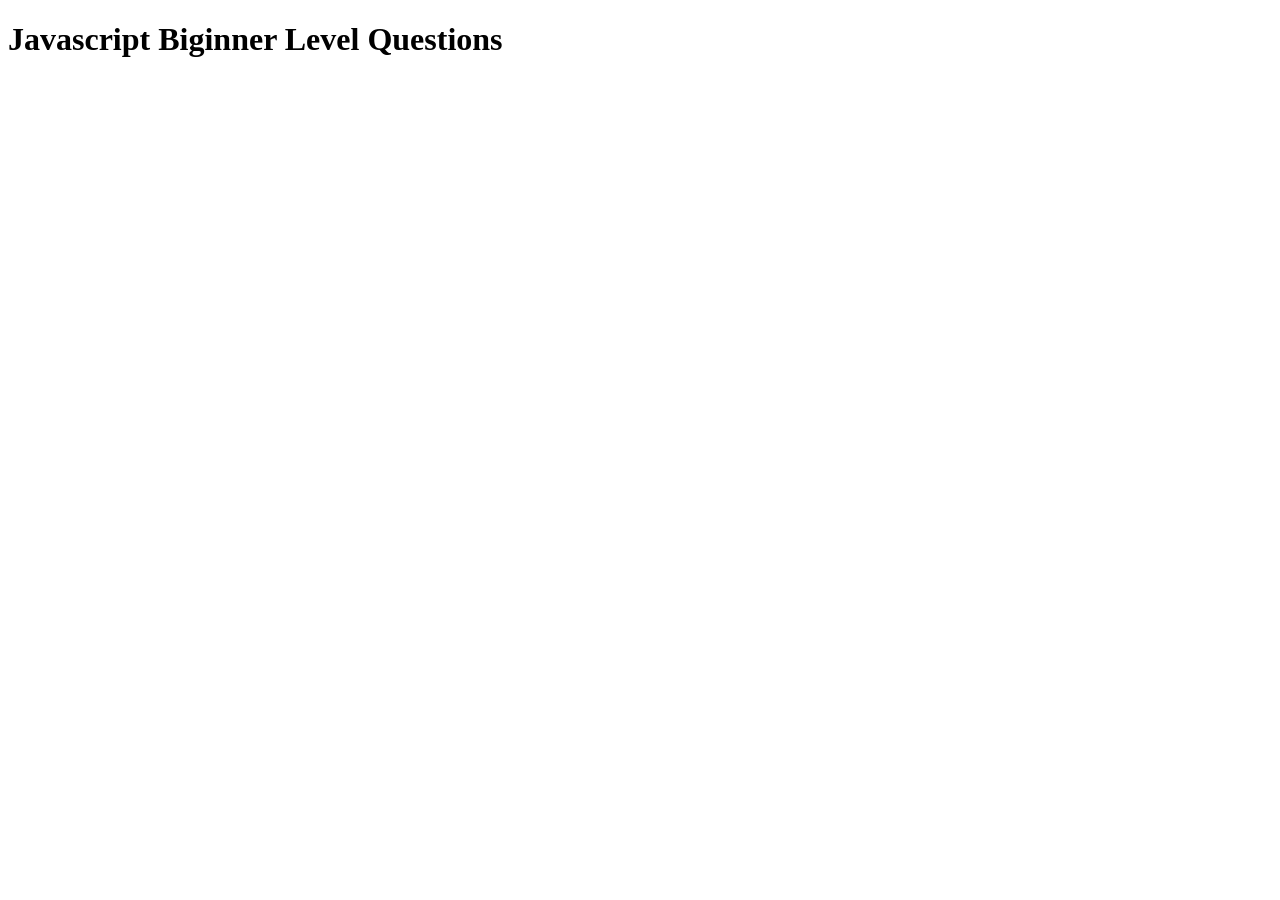
<file: class 1/questions.html>
<!DOCTYPE html>
<html lang="en">
<head>
    <meta charset="UTF-8">
    <meta name="viewport" content="width=device-width, initial-scale=1.0">
    <title>Javascript Questions</title>
</head>
<body>
    <h1>Javascript Biginner Level Questions </h1>
    <script>
        // 1. Print Name
        console.log("Sabiha Alam");

        // 2. Add two numbers
        let num1 = 10, num2 = 5;
        console.log("Addition:",num1 + num2);

        // 3. Subtract two numbers
        let sub1 = 20, sub2 = 10;
        console.log("Subtraction:",sub1 - sub2);

        // 4. Multiply two numbers
        let mul1 = 6, mul2 = 6;
        console.log("Multiplication:", mul1 * mul2);

        // 5. Divide two numbers
        let div1 = 50, div2 = 5;
        console.log("Division:", div1 / div2);

        //=== condistional question ===

        // 1. Even or Odd
        let number = 7;
        if (number % 2 === 0){
            console.log(number + "is Even");
        }
         else {
            console.log(number + "is Odd")
         }
         
         // 2. Eligibile for 
         let age = 19
         if (age >= 18){
            console.log("Eligibile to vote");
         } else{
            console.log("Not eligibile to vote");
         }
         
         // 3. Positive or Negitive
         let num = -5
         if (num > 0) {
            console.log("Positive number");
         } else {
            console.log("Negative number");
         }

         // 4. Greater than 100
         let checknum = 120
         if( checknum >= 100) {
            console.log("Greater");
         } else{
            console.log("Smallest");
         }

         // 5.Student PASS or Fail
         let marks = 80
         if (marks >= 70){
            console.log("Passed")
         }
         else {
            console.log("failed")
         }
    </script
</body>

</html>
</file>
<file: finalproject/style.css>
/* ==========================================
   STAYEASE HOTEL BOOKING - PREMIUM & RESPONSIVE
   ========================================== */

/* 1. THEME VARIABLES (AUTO LIGHT & DARK) */
:root {
    --bg-primary: #f8f9fa;
    --bg-surface: #ffffff;
    --bg-accent: #f1f3f5;
    --text-main: #212529;
    --text-muted: #6c757d;
    --primary-color: #c5a880; /* Premium Elegant Gold */
    --primary-hover: #b0926a;
    --success-color: #2b8a3e;
    --border-color: #dee2e6;
    --shadow: 0 4px 20px rgba(0, 0, 0, 0.05);
    --transition: all 0.3s ease;
}

@media (prefers-color-scheme: dark) {
    :root {
        --bg-primary: #121212;
        --bg-surface: #1e1e1e;
        --bg-accent: #2d2d2d;
        --text-main: #f8f9fa;
        --text-muted: #adb5bd;
        --primary-color: #d4af37; /* Neon Shine Gold */
        --primary-hover: #f3cd44;
        --success-color: #40c057;
        --border-color: #333333;
        --shadow: 0 4px 25px rgba(0, 0, 0, 0.4);
    }
}

/* 2. GLOBAL RESET */
*, *::before, *::after {
    box-sizing: border-box;
    margin: 0;
    padding: 0;
}

html {
    scroll-behavior: smooth;
}

body {
    font-family: 'Segoe UI', Tahoma, Geneva, Verdana, sans-serif;
    background-color: var(--bg-primary);
    color: var(--text-main);
    line-height: 1.6;
    transition: var(--transition);
}

section {
    padding: 60px 5%;
    max-width: 1200px;
    margin: 0 auto;
}

h2 {
    font-size: 2rem;
    color: var(--primary-color);
    text-align: center;
    margin-bottom: 40px;
}

h2::after {
    content: '';
    display: block;
    width: 60px;
    height: 3px;
    background-color: var(--primary-color);
    margin: 10px auto 0;
    border-radius: 2px;
}

/* 3. HEADER & NAVIGATION */
header {
    background-color: var(--bg-surface);
    border-bottom: 1px solid var(--border-color);
    padding: 20px 5%;
    position: sticky;
    top: 0;
    z-index: 1000;
    box-shadow: var(--shadow);
}

header::after {
    content: "";
    display: table;
    clear: both;
}

.logo {
    font-size: 1.6rem;
    font-weight: 700;
    color: var(--primary-color);
    letter-spacing: 1px;
    float: left;
}

nav {
    float: right;
}

nav ul {
    list-style: none;
}

nav ul li {
    display: inline-block;
    margin-left: 25px;
}

nav ul li a {
    text-decoration: none;
    color: var(--text-main);
    font-weight: 500;
    font-size: 1rem;
    transition: var(--transition);
}

nav ul li a:hover {
    color: var(--primary-color);
}

/* 4. HERO SECTION */
.hero {
    background: linear-gradient(rgba(0,0,0,0.5), rgba(0,0,0,0.6)), url('https://images.unsplash.com/photo-1542314831-068cd1dbfeeb?q=80&w=1200') no-repeat center center/cover;
    color: #ffffff;
    text-align: center;
    padding: 100px 5%;
    max-width: 100%;
}

.hero-content h1 {
    font-size: 2.8rem;
    margin-bottom: 15px;
}

.hero-content p {
    font-size: 1.2rem;
    margin-bottom: 40px;
    color: #e0e0e0;
}

.checker-container {
    background-color: var(--bg-surface);
    padding: 30px;
    border-radius: 12px;
    box-shadow: var(--shadow);
    max-width: 950px;
    margin: 0 auto;
    color: var(--text-main);
}

#check-availability-form::after {
    content: "";
    display: table;
    clear: both;
}

.form-group {
    float: left;
    width: 28%;
    margin-right: 2%;
    text-align: left;
}

.form-group:last-of-type {
    margin-right: 0;
}

.form-group label {
    display: block;
    font-size: 0.85rem;
    font-weight: 600;
    margin-bottom: 8px;
    color: var(--text-muted);
    text-transform: uppercase;
}

.form-group input, 
.form-group select {
    width: 100%;
    padding: 12px;
    border: 1px solid var(--border-color);
    background-color: var(--bg-accent);
    color: var(--text-main);
    border-radius: 6px;
    font-size: 1rem;
    outline: none;
    transition: var(--transition);
}

.btn-check {
    float: left;
    width: 14%;
    background-color: var(--primary-color);
    color: #ffffff;
    border: none;
    padding: 13px;
    border-radius: 6px;
    font-size: 1rem;
    font-weight: 600;
    cursor: pointer;
    margin-top: 24px;
    transition: var(--transition);
}

.btn-check:hover {
    background-color: var(--primary-hover);
}

/* 5. ROOM LISTINGS */
.rooms-grid {
    margin-top: 20px;
}

.rooms-grid::after {
    content: "";
    display: table;
    clear: both;
}

.room-card {
    background-color: var(--bg-surface);
    border-radius: 12px;
    overflow: hidden;
    box-shadow: var(--shadow);
    width: 31%;
    float: left;
    margin-right: 3.5%;
    transition: var(--transition);
    border: 1px solid var(--border-color);
}

.room-card:last-child {
    margin-right: 0;
}

.room-card:hover {
    transform: translateY(-5px);
    border-color: var(--primary-color);
}

.room-image {
    height: 220px;
    background-size: cover;
    background-position: center;
    background-repeat: no-repeat;
    background-color: var(--bg-accent);
}

.room-details {
    padding: 25px;
}

.room-details h3 {
    font-size: 1.3rem;
    margin-bottom: 10px;
}

.room-details p {
    color: var(--text-muted);
    font-size: 0.95rem;
    margin-bottom: 20px;
}

.price {
    display: block;
    font-size: 1.3rem;
    font-weight: 700;
    color: var(--primary-color);
    margin-bottom: 15px;
}

.btn-select {
    width: 100%;
    background-color: transparent;
    color: var(--primary-color);
    border: 2px solid var(--primary-color);
    padding: 10px;
    border-radius: 6px;
    font-weight: 600;
    cursor: pointer;
    transition: var(--transition);
}

.btn-select:hover {
    background-color: var(--primary-color);
    color: #ffffff;
}

/* 6. RESERVATION FORM */
.booking-container {
    background-color: var(--bg-surface);
    padding: 40px;
    border-radius: 12px;
    box-shadow: var(--shadow);
    max-width: 700px;
    margin: 0 auto;
    border: 1px solid var(--border-color);
}

.form-row {
    margin-bottom: 20px;
}

.form-row::after {
    content: "";
    display: table;
    clear: both;
}

.form-row .form-group {
    width: 48%;
    margin-right: 4%;
}

.form-row .form-group:last-child {
    margin-right: 0;
}

.booking-summary {
    background-color: var(--bg-accent);
    padding: 15px;
    border-radius: 6px;
    text-align: center;
    margin: 25px 0;
    font-size: 1.1rem;
}

.booking-summary strong {
    color: var(--primary-color);
    font-size: 1.4rem;
}

.btn-book {
    width: 100%;
    background-color: var(--primary-color);
    color: #ffffff;
    border: none;
    padding: 14px;
    border-radius: 6px;
    font-size: 1.1rem;
    font-weight: 600;
    cursor: pointer;
    transition: var(--transition);
}

.btn-book:hover {
    background-color: var(--primary-hover);
}

/* 7. BOOKING HISTORY */
.history-subtitle {
    text-align: center;
    color: var(--text-muted);
    margin-top: -30px;
    margin-bottom: 30px;
}

.table-container {
    background-color: var(--bg-surface);
    border-radius: 12px;
    overflow: hidden;
    box-shadow: var(--shadow);
    border: 1px solid var(--border-color);
}

table {
    width: 100%;
    border-collapse: collapse;
    text-align: left;
}

th, td {
    padding: 15px 20px;
}

th {
    background-color: var(--primary-color);
    color: #ffffff;
    font-weight: 600;
}

tr {
    border-bottom: 1px solid var(--border-color);
}

tr:last-child {
    border-bottom: none;
}

tr:nth-child(even) {
    background-color: var(--bg-accent);
}

.status {
    padding: 4px 12px;
    border-radius: 30px;
    font-size: 0.85rem;
    font-weight: 600;
    display: inline-block;
}

.status-confirmed {
    background-color: rgba(43, 138, 62, 0.15);
    color: var(--success-color);
}

/* FOOTER */
footer {
    background-color: var(--bg-surface);
    text-align: center;
    padding: 25px;
    margin-top: 60px;
    border-top: 1px solid var(--border-color);
    color: var(--text-muted);
    font-size: 0.9rem;
}

/* ==========================================
   8. MOBILE RESPONSIVE STYLES (768px & LESS)
   ========================================== */
@media (max-width: 768px) {
    
    header {
        padding: 15px 5%;
        text-align: center;
    }

    .logo {
        float: none;
        display: block;
        margin-bottom: 15px;
        text-align: center;
    }

    nav {
        float: none;
        display: block;
    }

    nav ul li {
        display: inline-block;
        margin: 5px 12px;
    }

    .hero {
        padding: 60px 20px;
    }

    .hero-content h1 {
        font-size: 2rem;
    }

    .checker-container {
        padding: 20px 15px;
    }

    .form-group {
        float: none;
        width: 100%;
        margin-right: 0;
        margin-bottom: 15px;
    }

    .btn-check {
        float: none;
        width: 100%;
        margin-top: 10px;
        padding: 14px;
    }

    .room-card {
        float: none;
        width: 100%;
        margin-right: 0;
        margin-bottom: 25px;
    }

    .room-card:last-child {
        margin-bottom: 0;
    }

    .booking-container {
        padding: 20px;
        width: 100%;
    }

    .form-row .form-group {
        float: none;
        width: 100%;
        margin-right: 0;
        margin-bottom: 15px;
    }

    .table-container {
        overflow-x: auto;
        width: 100%;
        -webkit-overflow-scrolling: touch;
    }

    table {
        min-width: 600px;
    }
}
</file>
